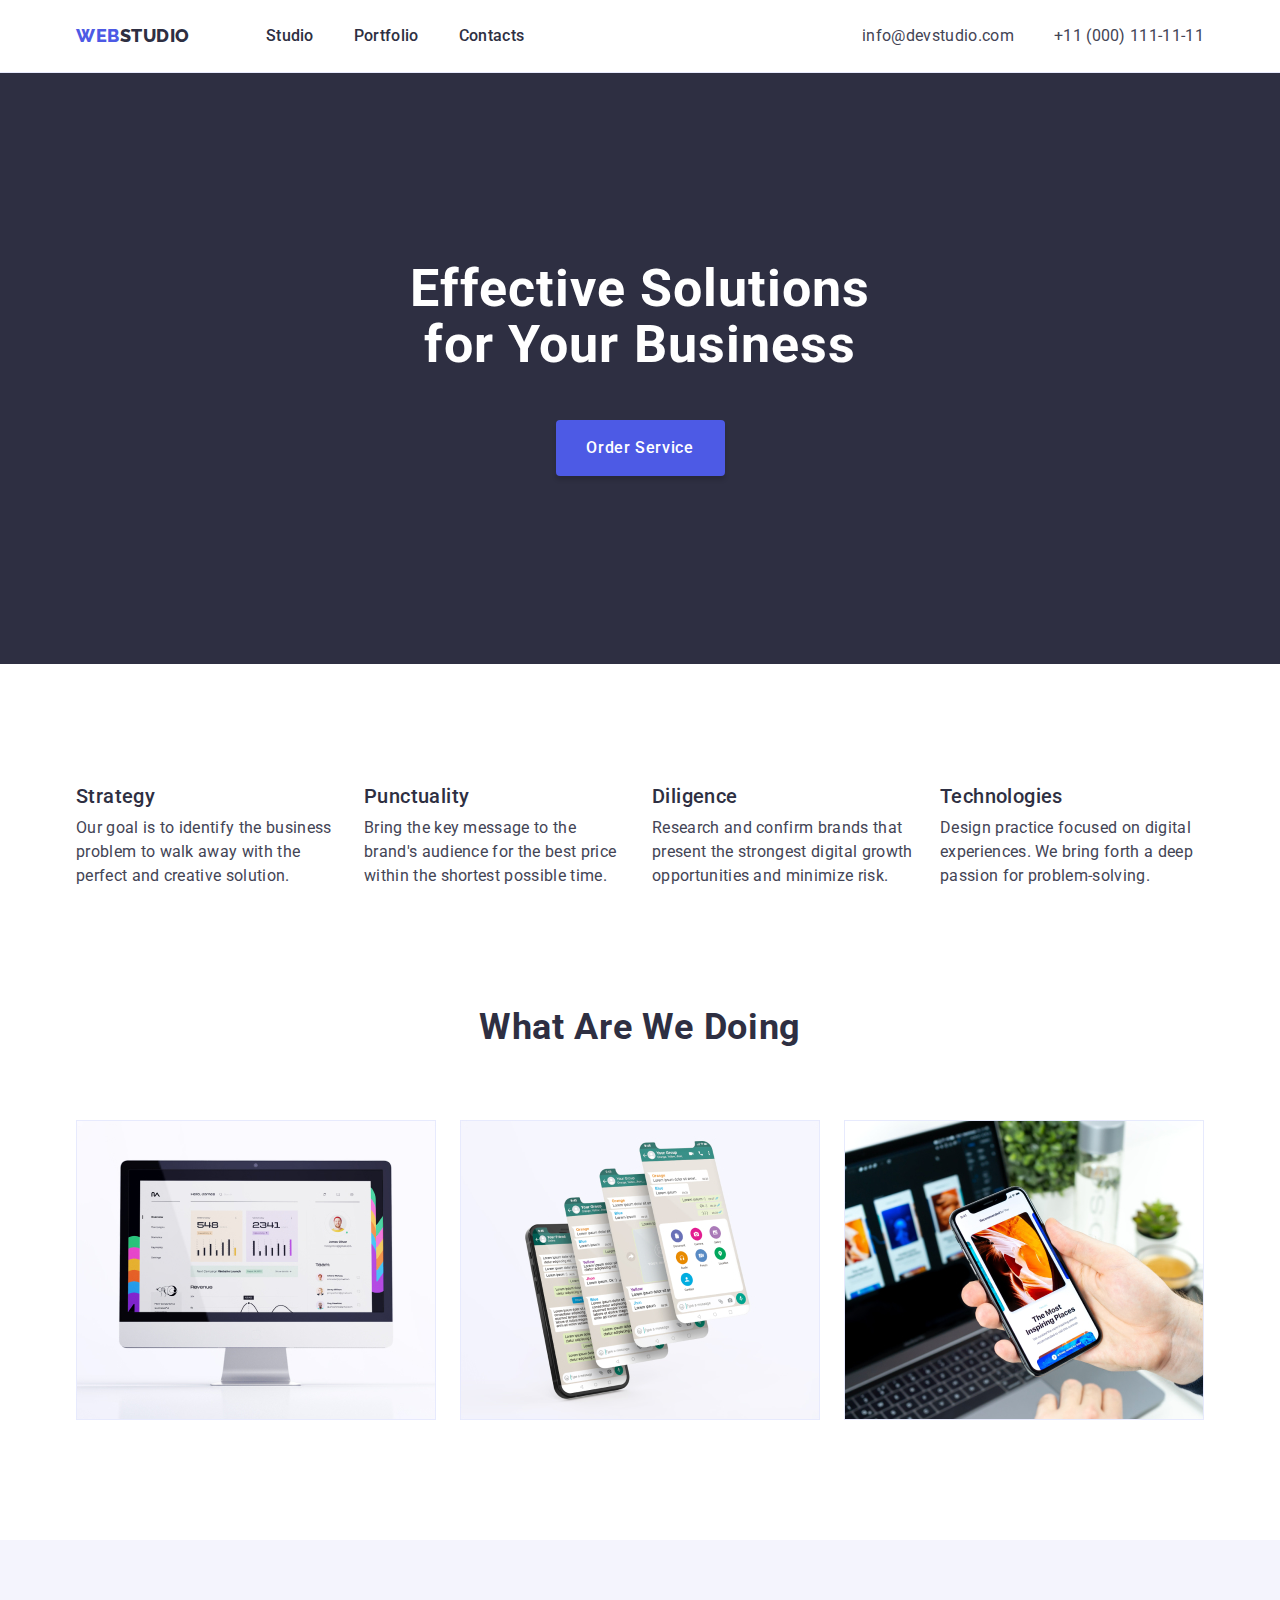
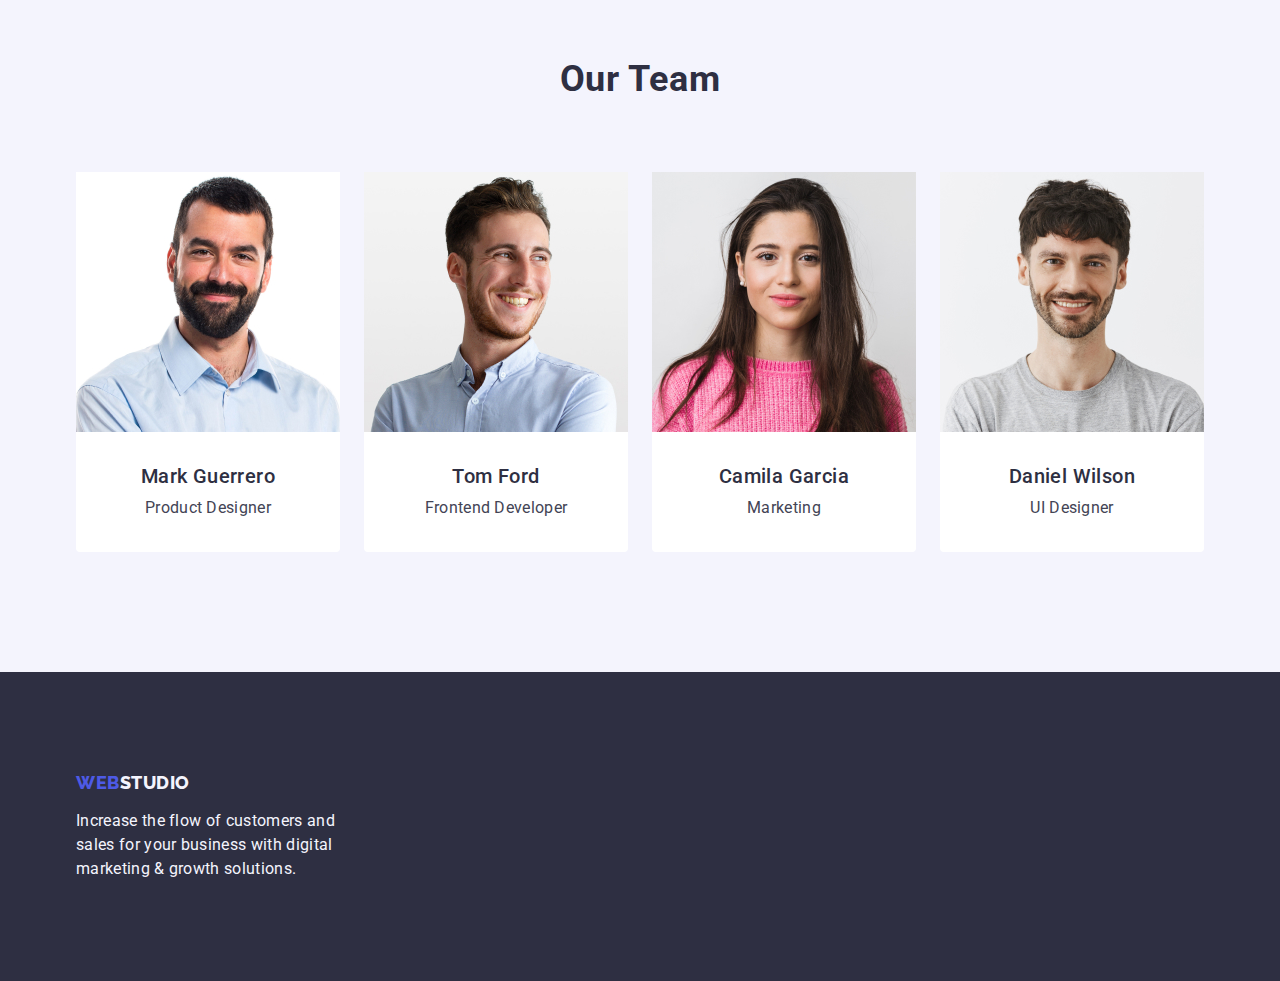
<file: index.html>
<!DOCTYPE html>
<html lang="en">

<head>
  <meta charset="UTF-8">
  <meta http-equiv="X-UA-Compatible" content="IE=edge">
  <meta name="viewport" content="width=device-width, initial-scale=1.0">
  <title>Portfolio</title>

  <link rel="preconnect" href="https://fonts.googleapis.com">
  <link rel="preconnect" href="https://fonts.gstatic.com" crossorigin>
  <link href="https://fonts.googleapis.com/css2?family=Raleway:wght@800&family=Roboto:wght@400;500;700;900&display=swap"
    rel="stylesheet">

  <link rel="stylesheet"
    href="https://cdnjs.cloudflare.com/ajax/libs/modern-normalize/1.1.0/modern-normalize.min.css" />

  <link rel="stylesheet" href="css/styles.css">
</head>

<body>
  <!-- ================= HEADER ================= -->
   <header class="page-header">
    <div class="container page-header-container">
      <nav class="page-nav">
        <a class="logo link" href="./index.html">
          Web<span class="span-logo">Studio</span>
        </a>
        <ul class="list menu-list">
          <li>
            <a class="link-nav link" href="./index.html">Studio</a>
          </li>
          <li>
            <a class="link-nav link" href="./portfolio.html">Portfolio</a>
          </li>
          <li>
            <a class="link-nav link" href="">Contacts</a>
          </li>
        </ul>
      </nav>
      <address class="contacts">
        <ul class="list contacts-list">
          <li>
            <a class="link contact-item" href="mailto:info@devstudio.com">info@devstudio.com</a>
          </li>
          <li>
            <a class="link contact-item" href="tel:+110001111111">+11 (000) 111-11-11</a>
          </li>
        </ul>
      </address>
    </div>
  </header>
  <!--================= HEADER end ================= -->
  <main>
    <!-- ================= HERO ================= -->
    <section class="hero">
      <div class="container ">
        <h1 class="title-hero">Effective Solutions for Your Business
        </h1>
        <button class="modal-button" type="button">Order Service</button>
      </div>
    </section>
    <!-- ================= HERO end ================= -->
    <!-- ================= STRENGHTS ================= -->
    <section class="strengths">
      <div class="container">
        <h2 class="section-title visually-hidden">Our strengths</h2>
        <ul class="list flex-grid-gap">
          <li class="list-content-item strength-list-item">
            <h3 class="list-content-title">Strategy</h3>
            <p class="item-description">
              Our goal is to identify the business
              problem to walk away with the perfect and creative solution.
            </p>
          </li>
          <li class="list-content-item strength-list-item">
            <h3 class="list-content-title">Punctuality</h3>
            <p class="item-description">Bring the key message to the brand's audience for the best price within the
              shortest possible time.</p>
          </li>
          <li class="list-content-item strength-list-item">
            <h3 class="list-content-title">Diligence</h3>
            <p class="item-description">Research and confirm brands that present the strongest digital growth
              opportunities and minimize risk.
            </p>
          </li>
          <li class="list-content-item strength-list-item">
            <h3 class="list-content-title">Technologies</h3>
            <p class="item-description">Design practice focused on digital experiences. We bring forth a deep passion
              for problem-solving.
            </p>
          </li>
        </ul>
      </div>
    </section>
    <!-- ================= STRENGHTS END ================= -->
    <!-- ================= WHAT ARE WE DOING ================= -->
    <section class="work">
      <div class="container">
        <h2 class="section-title">What are we doing</h2>
        <ul class="list flex-grid-gap">
          <li class="work-item">
            <img src="./images/img_1.jpg" alt="Photo -  app" width="360">
          </li>
          <li class="work-item">
            <img src="./images/img_2.jpg" alt="Photo - mobile app" width="360">
          </li>
          <li class="work-item">
            <img src="./images/img_3.jpg" alt="Photo - all kinds of devices" width="360">
          </li>
        </ul>
      </div>
    </section>
    <!-- ================= WHAT ARE WE DOING end ================= -->

    <!-- ================= OUR TEAM ================= -->
    <section class="team">
      <div class="container">
        <h2 class="section-title">Our Team</h2>
        <ul class="list flex-grid-gap">
          <li class="list-content-item team-item">
            <img class="grid-image" src="./images/Guerro.jpg" alt="photo of Mark" width="264">
            <div class="card-description">
              <h3 class="list-content-title">Mark Guerrero</h3>
              <p class="item-description">Product Designer</p>
            </div>
          </li>
          <li class="list-content-item team-item">
            <img class="grid-image" src="./images/Ford.jpg" alt="photo of Tom" width="264">
            <div class="card-description">
              <h3 class="list-content-title">Tom Ford</h3>
              <p class="item-description">Frontend Developer</p>
            </div>
          </li>
          <li class="list-content-item team-item">
            <img class="grid-image" src="./images/Garcia.jpg" alt="photo of Camila" width="264">
            <div class="card-description">
              <h3 class="list-content-title">Camila Garcia</h3>
              <p class="item-description">Marketing</p>
            </div>
          </li>
          <li class="list-content-item team-item">
            <img class="grid-image" src="./images/Wilson.jpg" alt="photo of Daniel" width="264">
            <div class="card-description">
              <h3 class="list-content-title">Daniel Wilson</h3>
              <p class="item-description">UI Designer</p>
            </div>
          </li>
        </ul>
      </div>
    </section>
    <!-- ================= OUR TEAM end ================= -->
  </main>
  <!-- ================= FOOTER ================= -->
  <footer class="footer">
    <div class="container">
      <a class="futer-logo link futer-link" href="./index.html">Web<span class="span-logo">Studio</span></a>
      <p class="footer-text">
        Increase the flow of customers and sales for your business with digital
        marketing & growth solutions.
      </p>
    </div>
  </footer>
</body>

</html>
</file>
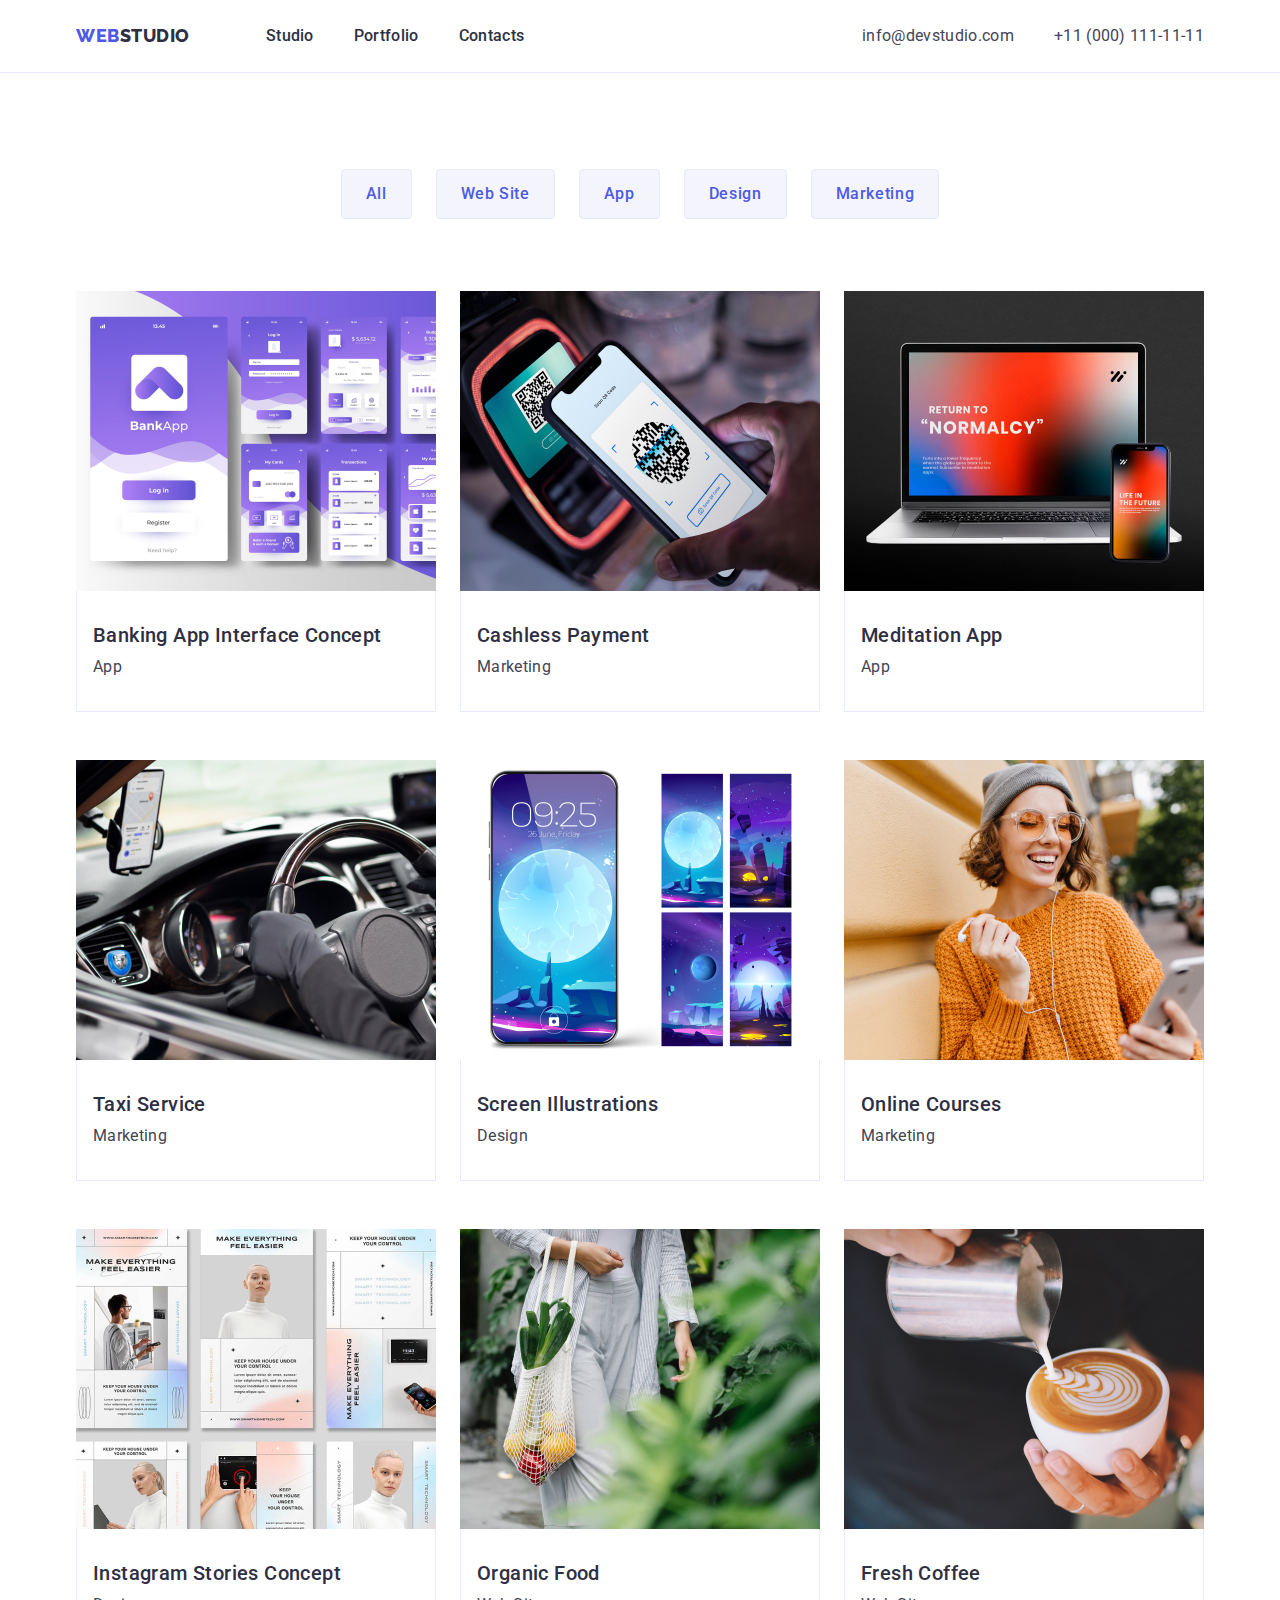
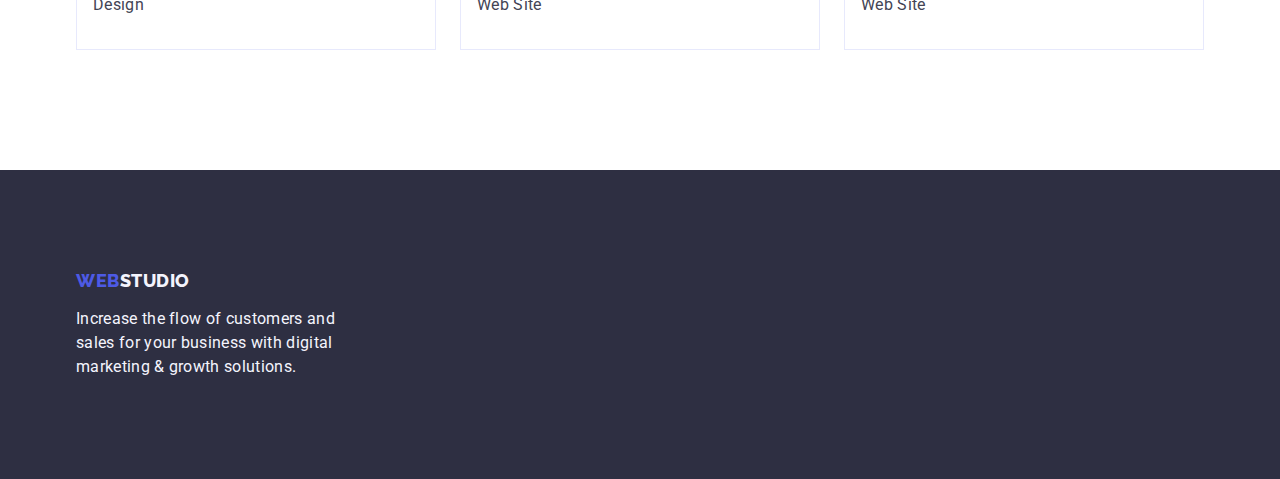
<file: portfolio.html>
<!DOCTYPE html>
<html lang="en">

<head>
  <meta charset="UTF-8">
  <meta http-equiv="X-UA-Compatible" content="IE=edge">
  <meta name="viewport" content="width=device-width, initial-scale=1.0">
  <title>Portfolio</title>
  
  <link rel="preconnect" href="https://fonts.googleapis.com">
  <link rel="preconnect" href="https://fonts.gstatic.com" crossorigin>
  <link href="https://fonts.googleapis.com/css2?family=Raleway:wght@800&family=Roboto:wght@400;500;700;900&display=swap"
    rel="stylesheet">
  
    <link rel="stylesheet"
    href="https://cdnjs.cloudflare.com/ajax/libs/modern-normalize/1.1.0/modern-normalize.min.css" />
  
  <link rel="stylesheet" href="css/styles.css">
</head>

<body>
  <!-- ================= HEADER ================= -->
    <header class="page-header">
    <div class="container page-header-container">
      <nav class="page-nav">
        <a class="logo link" href="./index.html">
          Web<span class="span-logo">Studio</span>
        </a>
        <ul class="list menu-list">
          <li>
            <a class="link-nav link" href="./index.html">Studio</a>
          </li>
          <li>
            <a class="link-nav link" href="./portfolio.html">Portfolio</a>
          </li>
          <li>
            <a class="link-nav link" href="">Contacts</a>
          </li>
        </ul>
      </nav>
      <address class="contacts">
        <ul class="list contacts-list">
          <li>
            <a class="link contact-item" href="mailto:info@devstudio.com">info@devstudio.com</a>
          </li>
          <li>
            <a class="link contact-item" href="tel:+110001111111">+11 (000) 111-11-11</a>
          </li>
        </ul>
      </address>
    </div>
  </header>
  <!--================= HEADER end ================= -->
  <main>
    <section class="gallery">
      <!-- ================= FILTERS =================  -->
      <div class="container">
        <h1 class="section-title visually-hidden">Our projects</h1>
        <ul class="list filter-list">
          <li><button class="filter-item" type="button">All</button></li>
          <li><button class="filter-item" type="button">Web Site</button></li>
          <li><button class="filter-item" type="button">App</button></li>
          <li><button class="filter-item" type="button">Design</button></li>
          <li><button class="filter-item" type="button">Marketing</button></li>
        </ul>


        <!-- ================= FILTERS end =================  -->
        <ul class="list flex-grid-portfolio">
          <li class="list-content-item gallery-item">
            <a class="link" href="">
              <img class="grid-image" src="./images/Banking-App.jpg" alt="Banking APP presetation images">
              <div class="gallery-item-border">
                <h2 class="list-content-title">Banking App Interface Concept</h2>
                <p class="item-description">App</p>
              </div>
            </a>
          </li>
          <li class="list-content-item gallery-item">
            <a class="link" href="">
              <img class="grid-image" src="./images/Cashless-Paiment.jpg" alt="Cashless Payment APP image">
              <div class="gallery-item-border">
                <h2 class="list-content-title">Cashless Payment</h2>
                <p class="item-description">Marketing</p>
              </div>
            </a>
          </li>
          <li class="list-content-item gallery-item">
            <a class="link" href="">
              <img class="grid-image" src="./images/Meditation-App.jpg" alt="Meditation APP image">
              <div class="gallery-item-border">
                <h2 class="list-content-title">Meditation App</h2>
                <p class="item-description">App</p>
              </div>
            </a>
          </li>
          <li class="list-content-item gallery-item">
            <a class="link" href="">
              <img class="grid-image" src="./images/Taxi-Service.jpg" alt="Taxi Service APP in use">
              <div class="gallery-item-border">
                <h2 class="list-content-title">Taxi Service</h2>
                <p class="item-description">Marketing</p>
              </div>
            </a>
          </li>
          <li class="list-content-item gallery-item">
            <a class="link" href="">
              <img class="grid-image" src="./images/Screen-Illustrations.jpg" alt="images on the screen of phone">
              <div class="gallery-item-border">
                <h2 class="list-content-title">Screen Illustrations</h2>
                <p class="item-description">Design</p>
              </div>
            </a>
          </li>
          <li class="list-content-item gallery-item">
            <a class="link" href="">
              <img class="grid-image" src="./images/Online-Courses.jpg" alt="Happy girl with the phone">
              <div class="gallery-item-border">
                <h2 class="list-content-title">Online Courses</h2>
                <p class="item-description">Marketing</p>
              </div>
            </a>
          </li>
          <li class="list-content-item gallery-item">
            <a class="link" href="">
              <img class="grid-image" src="./images/Instagram-Stories.jpg"
                alt="smart house instagram-page presetation images">
              <div class="gallery-item-border">
                <h2 class="list-content-title">Instagram Stories Concept</h2>
                <p class="item-description">Design</p>
              </div>
            </a>
          </li>
          <li class="list-content-item gallery-item">
            <a class="link" href="">
              <img class="grid-image" src="./images/Organic-Food.jpg" alt="photo of a woman with basket with groseries">
              <div class="gallery-item-border">
                <h2 class="list-content-title">Organic Food</h2>
                <p class="item-description">Web Site</p>
              </div>
            </a>
          </li>
          <li class="list-content-item gallery-item">
            <a class="link" href="">
              <img class="grid-image" src="./images/Fresh-Coffee.jpg" alt="photo of a cup of capucchino">
              <div class="gallery-item-border">
                <h2 class="list-content-title">Fresh Coffee</h2>
                <p class="item-description">Web Site</p>
              </div>
            </a>
          </li>
        </ul>
      </div>
    </section>
  </main>
<!-- ================= FOOTER ================= -->
<footer class="footer">
  <div class="container">
    <a class="futer-logo link futer-link" href="./index.html">Web<span class="span-logo">Studio</span></a>
    <p class="footer-text">
      Increase the flow of customers and sales for your business with digital
      marketing & growth solutions.
    </p>
  </div>
</footer>
</body>

</html>
</file>
<file: css/styles.css>
:root {
  --color-dark: #2e2f42;
  --color-light: #ffffff;
  --color-cloud: #f4f4fd;
  --color-cornflower: #e7e9fc;
  --color-slate: #434455;
  --color-interactive-hover: #404bbf;
  --color-interactive-normal: #4d5ae5;
  --card-set-gap: 24px;
}

body {
  color: var(--color-slate);
  background-color: var(--color-light);
  font-family: 'Roboto', sans-serif;
}

.list {
  list-style: none;
}

.link {
  text-decoration: none;
}

button {
  cursor: pointer;
}

h1,
h2,
h3,
h4,
p {
  margin-top: 0;
  margin-bottom: 0;
}

ul,
ol {
  margin-top: 0;
  margin-bottom: 0;
  padding-left: 0;
}

img {
  display: block;
}

.container {
  width: 1158px;
  margin: 0 auto;
  padding: 0 15px;
}


.section-title {
  font-weight: 700;
  font-size: 36px;
  line-height: 1.11;
  text-align: center;
  letter-spacing: 0.02em;
  text-transform: capitalize;
  color: var(--color-dark);
  margin-bottom: 72px;
}

.list-content-item {
  background-color: var(--color-light);
}

.visually-hidden {
  position: absolute;
  width: 1px;
  height: 1px;
  margin: -1px;
  border: 0;
  padding: 0;
  white-space: nowrap;
  clip-path: inset(100%);
  clip: rect(0 0 0 0);
  overflow: hidden;
}

/* -------------------- cards content ---------- */
.flex-grid-gap {
  display: flex;
  gap: var(--card-set-gap);
  flex-wrap: wrap;
  color: rgb(34, 144, 144);
}

.grid-image {
  width: 100%;
}

.list-content-title {
  font-weight: 500;
  font-size: 20px;
  line-height: 1.2;
  letter-spacing: 0.02em;
  color: var(--color-dark);
  /*margin-top: 32px;*/
  margin-bottom: 8px;
}

.item-description {
  color: var(--color-slate);
  line-height: 1.5;
  letter-spacing: 0.02em;
  /*padding-bottom: 32px;*/
}

/* /cards content ----------------- */

/* -------------HEADER------------- */
.page-header {
  /*                                   padding-top: 24px;
  padding-bottom: 24px; */
  border-bottom: 1px solid var(--color-cornflower);
}

.page-header-container {
  display: flex;
  align-items: center;
  /*justify-content: space-between; instead use "margin-left:
 auto" for .contacts*/
}

.page-nav {
  display: flex;
  align-items: center;
  /*                                     column-gap: 76px;*/
}

.logo {
  color: var(--color-interactive-normal);
  font-family: 'Raleway', sans-serif;
  font-weight: 800;
  font-size: 18px;
  line-height: 1.17;
  letter-spacing: 0.03em;
  text-transform: uppercase;
  margin-right: 76px;
}

.span-logo {
  color: var(--color-dark);
}

.menu-list {
  display: flex;
  gap: 40px;
 /*                                        padding: 24px 0; */
  font-weight: 500;
  font-size: 16px;
  line-height: 1.5;
  letter-spacing: 0.02em;
}

.link-nav {
  display: block;
  padding: 24px 0;
  color: var(--color-dark);
  font-weight: 500;
  font-size: 16px;
  line-height: 1.5;
  letter-spacing: 0.02em;
}

.contacts {
  font-style: normal;
  font-weight: 400;
  font-size: 16px;
  line-height: 1.5;
  letter-spacing: 0.02em;
  margin-left: auto;
}

.contacts-list {
  display: flex;
  gap: 40px;
}

.contact-item {
  color: var(--color-slate);
  font-style: normal;
}

.link-nav:hover,
.link-nav:focus,
.contact-item:hover,
.contact-item:focus {
  color: var(--color-interactive-hover);
}

.modal-button:hover,
.modal-button:focus {
  background-color: var(--color-interactive-hover);

}

/* -------------END-HEADER------------- */

/* ------------- HERO ------------- */
.hero {
  background-color: var(--color-dark);
  color: var(--color-light);
  padding: 188px 0;
}

.title-hero {
  font-weight: 700;
  font-size: 52px;
  line-height: 1.07;
  letter-spacing: 0.02em;
  overflow-wrap: normal;
  text-align: center;
  margin: 0 auto 48px auto;
  max-width: 496px;
  padding: 0;
}

.modal-button {
  height: 56px;
  min-width: 169px;
  border: none;
  background: var(--color-interactive-normal);
  color: var(--color-light);
  box-shadow: 0px 4px 4px rgba(0, 0, 0, 0.15);
  border: none;
  border-radius: 4px;
  font-family: inherit;
  font-weight: 500;
  font-size: 16px;
  line-height: 1.5;
  align-items: center;
  letter-spacing: 0.04em;
  cursor: pointer;
  display: block;
  margin-left: auto;
  margin-right: auto;
}

/* ------------- END HERO ------------- */
.strengths {
  padding: 120px 0;
  text-align: left;
}

.strength-list-item {
  flex-basis: calc((100% - 3 * var(--card-set-gap)) / 4);
}

/* -----------------3-d section -------- */
.work {
  padding-bottom: 120px;
}

.work-item {
  width: calc((100% - 2*var(--card-set-gap)) / 3);
}

/* ---------------4st section ------------ */
.team {
  background-color: var(--color-cloud);
  text-align: center;
  padding-top: 120px;
  padding: 120px 0;
}

.team-item {
  width: calc((100% - 3*var(--card-set-gap)) / 4);
  border-radius: 0px 0px 4px 4px;
}

.card-description {
  padding: 32px 16px
}

.footer {
  background-color: var(--color-dark);
  color: var(--color-cloud);
  padding-top: 100px;
  padding-bottom: 100px;
}
 .futer-logo {
   color: var(--color-interactive-normal);
   font-family: 'Raleway', sans-serif;
   font-weight: 800;
   font-size: 18px;
   line-height: 1.17;
   letter-spacing: 0.03em;
   text-transform: uppercase;
} 

.futer-link {
  display: inline-block;
  margin-bottom: 16px;
}

.footer-text {
  max-width: 264px;
  font-weight: 400;
  font-size: 16px;
  line-height: 1.5;
  letter-spacing: 0.02em;
}

.footer .span-logo {
  color: var(--color-cloud);
}

/* ---------------------------------------Portfolio --------*/
.gallery {
  padding: 96px 0 120px;
}

.filter-list {
  display: flex;
  justify-content: center;
  gap: var(--card-set-gap);
  margin-bottom: 72px;
  /*
  padding-top: 96px;
  padding-right: 0;
  margin-left: auto;
  margin-right: auto;*/

}

.filter-item {
  border: 1px solid var(--color-cornflower);
  border-radius: 4px;
  background-color: var(--color-cloud);
  color: var(--color-interactive-normal);
  font-family: inherit;
  font-weight: 500;
  font-size: 16px;
  line-height: 1.5;
  letter-spacing: 0.04em;
  padding: 12px 24px;
  cursor: pointer;
}

.filter-item:hover,
.filter-item:focus {
  color: var(--color-light);
  background-color: var(--color-interactive-hover);
  border: 1px solid transparent;
}

.flex-grid-portfolio {
  display: flex;
  flex-wrap: wrap;
  column-gap: 24px;
  row-gap: 48px;
}
/*
.flex-grid-margin {
  display: flex;
  flex-wrap: wrap;
  margin-left: calc(- var(--card-set-gap));
  margin-bottom: -48px;
}
alternative grid by magin +&-
*/

.gallery-item {
  flex-basis: calc((100% - 2*var(--card-set-gap))/3);
  /*margin-left: 24px;
  margin-bottom: 48px;*/
}

.gallery-item-border {
  padding: 32px 16px;
  border: 1px solid var(--color-cornflower);
  border-top: none;
}

/*Portfolio END*/
</file>
